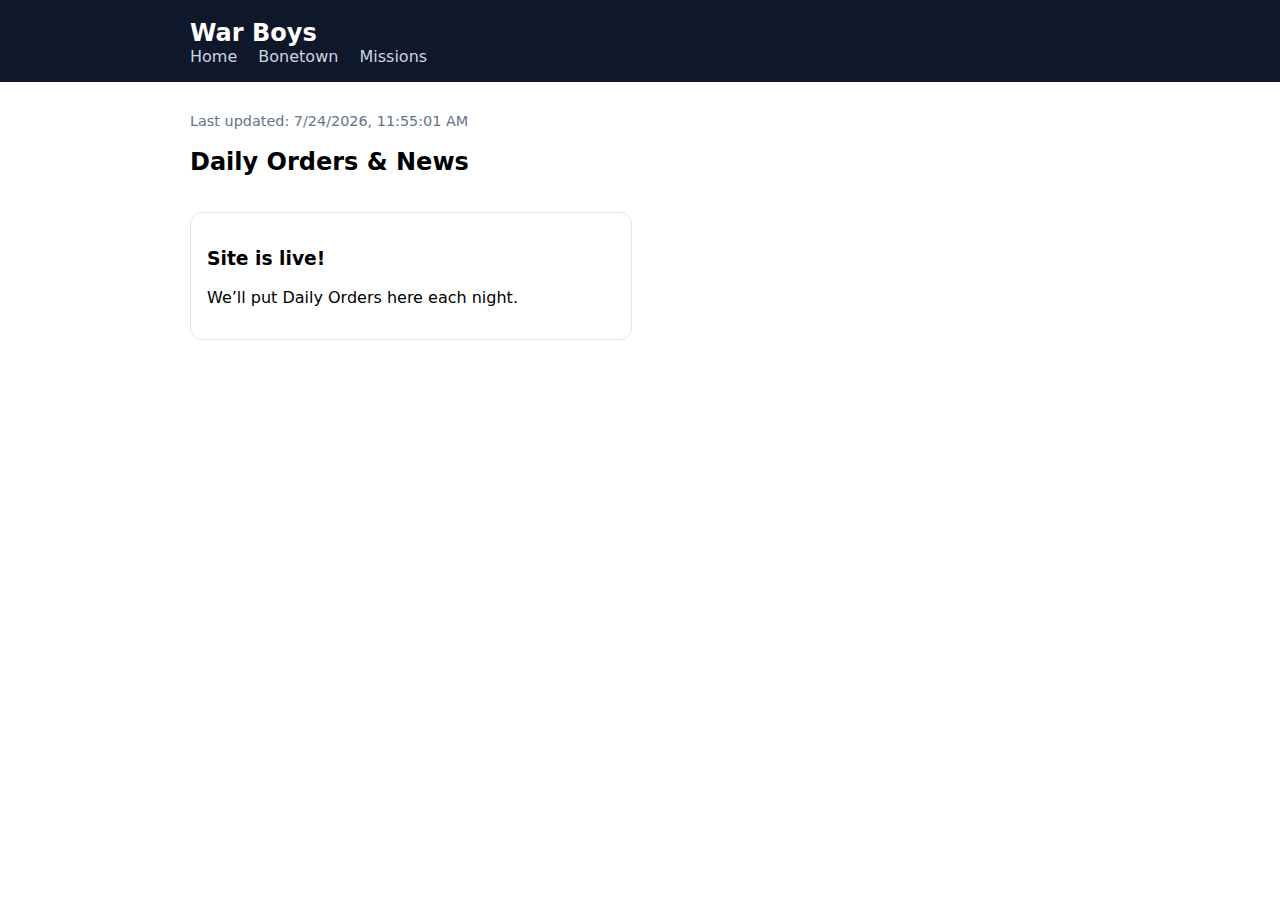
<file: docs/index.html>
<!doctype html>
<html>
<head>
  <meta charset="utf-8"/>
  <meta name="viewport" content="width=device-width,initial-scale=1"/>
  <title>War Boys — Home</title>
  <style>
    :root { --max: 900px; }
    body { font-family: system-ui, -apple-system, Segoe UI, Roboto, Arial, sans-serif; margin: 0; }
    header { background: #0f172a; color: white; }
    .wrap { max-width: var(--max); margin: 0 auto; padding: 1rem; }
    nav a { color: #cbd5e1; margin-right: 1rem; text-decoration: none; }
    nav a:hover { color: white; text-decoration: underline; }
    h1 { margin: .2rem 0 0 0; font-size: 1.5rem; }
    .muted { color: #64748b; font-size: .9rem; }
    .card { border: 1px solid #e2e8f0; border-radius: 12px; padding: 1rem; margin: 1rem 0; }
    .grid { display: grid; gap: 1rem; grid-template-columns: 1fr; }
    @media (min-width: 760px) { .grid { grid-template-columns: 1fr 1fr; } }
  </style>
</head>
<body>
  <header>
    <div class="wrap">
      <h1>War Boys</h1>
      <nav>
        <a href="./index.html">Home</a>
        <a href="./bonetown.html">Bonetown</a>
        <a href="./missions.html">Missions</a>
      </nav>
    </div>
  </header>

  <main class="wrap">
    <p class="muted">Last updated: <span id="updated">—</span></p>

    <section id="news">
      <h2>Daily Orders & News</h2>
      <div class="grid" id="newsGrid"></div>
    </section>
  </main>

  <script>
    document.getElementById('updated').textContent =
      new Date().toLocaleString();

    // This file is where you’ll paste a nightly snapshot (step 2)
    fetch('./snapshot.json')
      .then(r => r.ok ? r.json() : { news: [] })
      .then(data => {
        const root = document.getElementById('newsGrid');
        const items = (data.news || []);
        if (!items.length) {
          const p = document.createElement('p');
          p.textContent = 'No updates yet.';
          root.appendChild(p);
          return;
        }
        items.forEach(n => {
          const card = document.createElement('div');
          card.className = 'card';
          card.innerHTML = `<h3>${n.title}</h3><p>${n.body}</p>`;
          root.appendChild(card);
        });
      })
      .catch(() => {});
  </script>
</body>
</html>
</file>
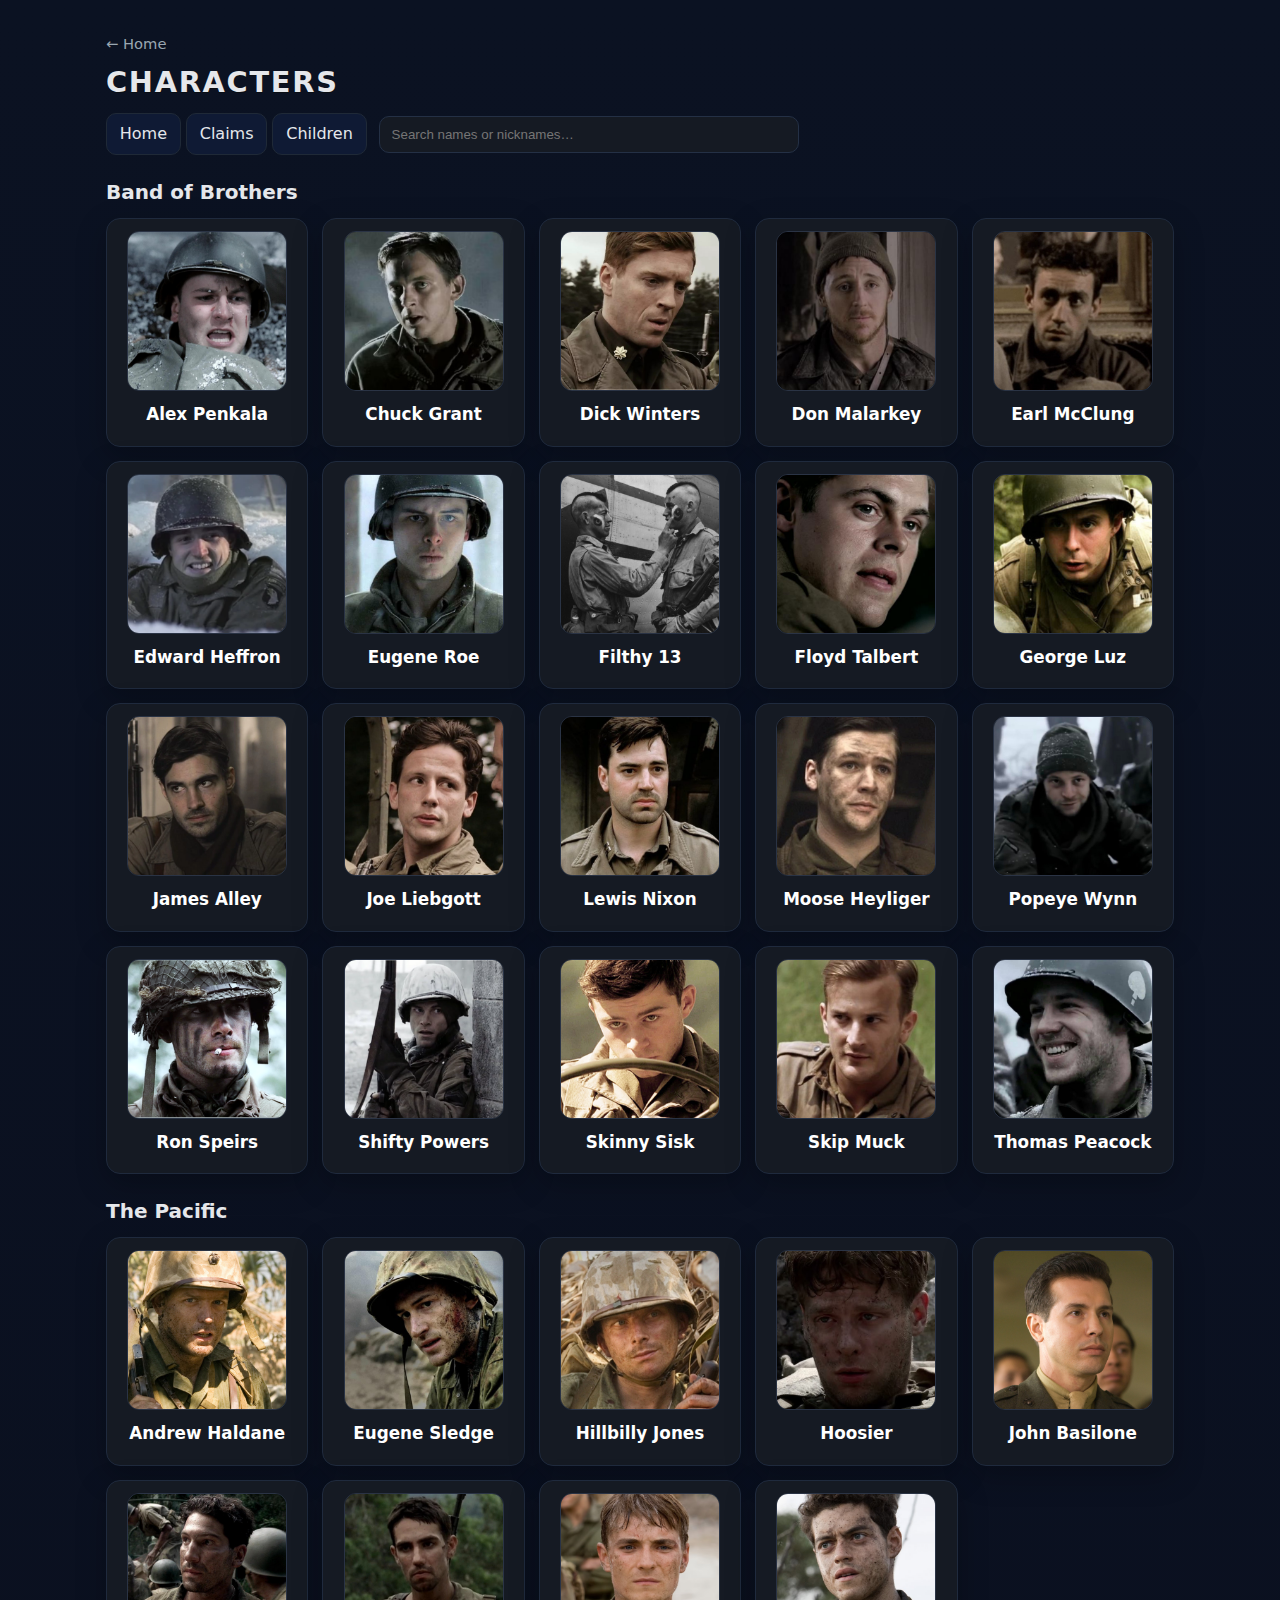
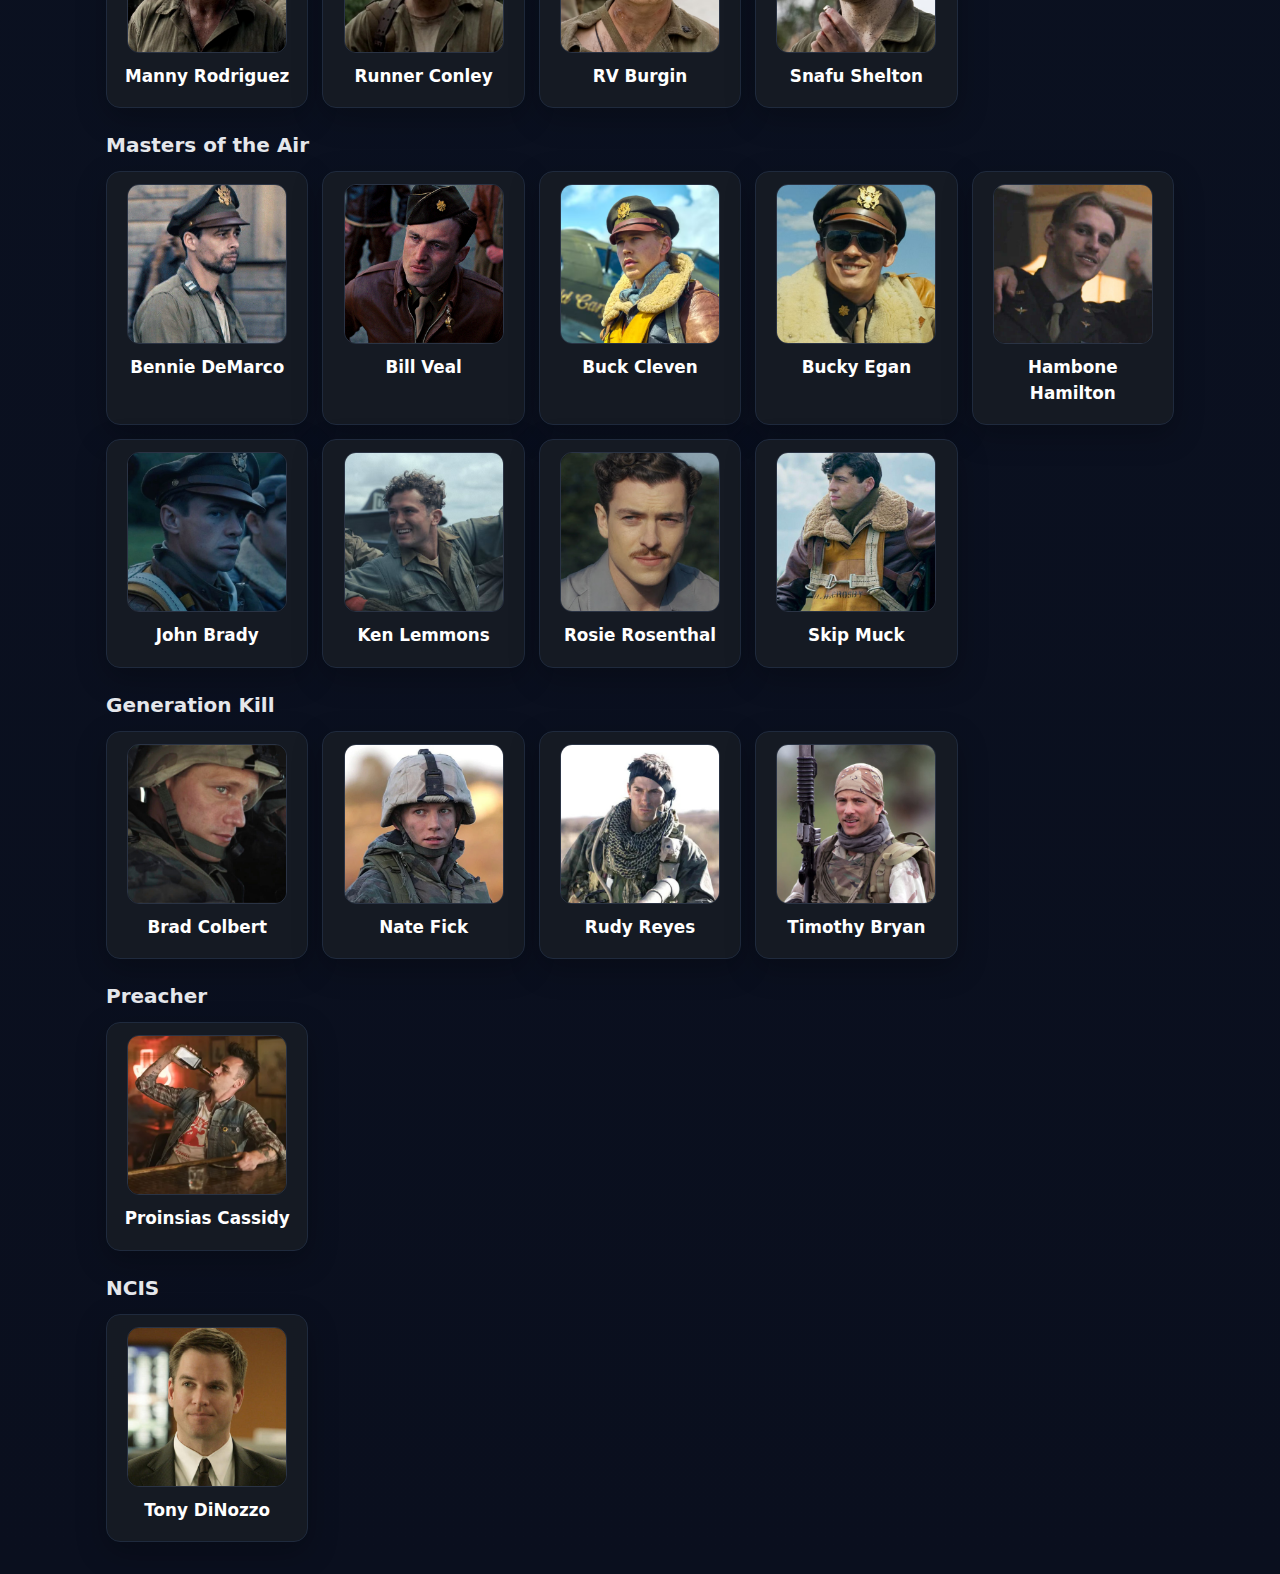
<file: docs/characters/index.html>
<!doctype html>
<html lang="en">
<head>
  <meta charset="utf-8"/>
  <meta name="viewport" content="width=device-width, initial-scale=1"/>
  <title>Characters • War Boys</title>
  <link rel="stylesheet" href="../style.css">
  <style>
    .page{max-width:1100px;margin:32px auto;padding:0 16px}
    .toolbar{display:flex;gap:12px;align-items:center;margin:8px 0 16px}
    .grid{display:grid;grid-template-columns:repeat(auto-fill,minmax(180px,1fr));gap:14px}
    .card{background:#151a23;border:1px solid #1f2a3d;border-radius:14px;padding:12px}
    .card a{color:inherit;text-decoration:none;display:block}
    .portrait{width:160px;height:160px;border-radius:12px;object-fit:cover;border:1px solid #2a3344;background:#0b0f14;display:block;margin:0 auto 10px}
    h2.section{margin:22px 0 10px}
    .muted{color:#9aa7b1}
    #search{width:100%;max-width:420px;padding:10px 12px;border-radius:10px;border:1px solid #243045;background:#151a23;color:#e7ecf3}
  </style>
</head>
<body>
  <main class="page">
    <a href="../" class="muted" style="text-decoration:none">← Home</a>
    <h1>Characters</h1>

    <div class="toolbar">
      <div class="actions">
        <a href="../" class="btn">Home</a>
        <a href="../claims/" class="btn">Claims</a>
        <a href="../children/" class="btn">Children</a>
      </div>
      <input id="search" type="search" placeholder="Search names or nicknames…">
    </div>

    <div id="list"></div>
  </main>

  <script src="./list.js" defer></script>
</body>
</html>
</file>
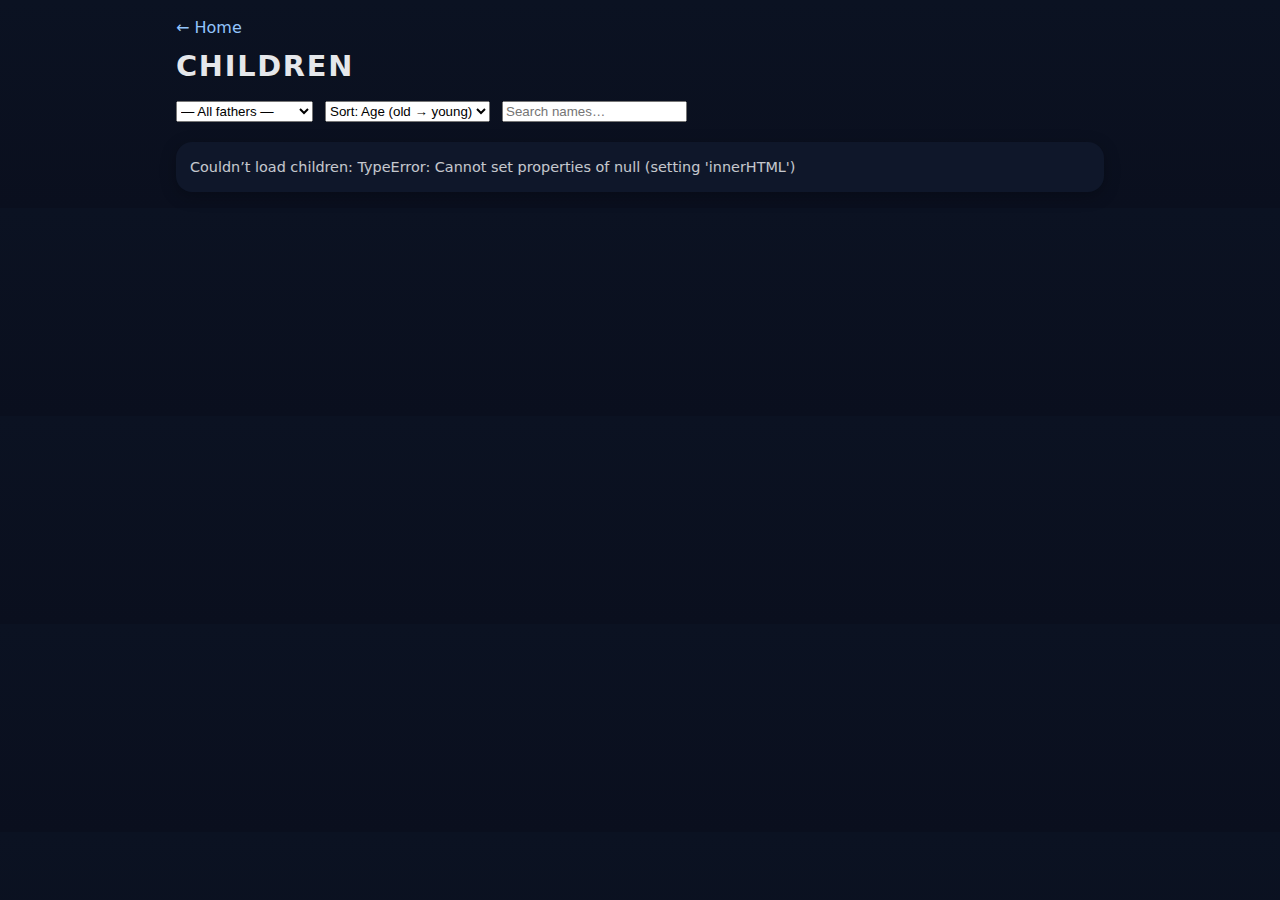
<file: docs/children/index.html>
<!doctype html>
<html lang="en">
<head>
  <meta charset="utf-8" />
  <meta name="viewport" content="width=device-width,initial-scale=1" />
  <title>Children</title>
  <link rel="stylesheet" href="../style.css?v=1" />
  <link rel="stylesheet" href="./children.css?v=1" />
</head>
<body class="wrap">
  <a class="back" href="../">← Home</a>
  <h1>CHILDREN</h1>

  <div class="toolbar">
    <select id="fatherPicker"></select>
    <select id="sortPicker">
      <option value="age_desc" selected>Sort: Age (old → young)</option>
      <option value="age_asc">Sort: Age (young → old)</option>
      <option value="name_asc">Sort: Name (A → Z)</option>
      <option value="name_desc">Sort: Name (Z → A)</option>
    </select>
    <input id="search" placeholder="Search names…" />
  </div>

  <div id="results" class="grid"></div>

  <script src="./children.js?v=2025-11-10-01"></script>
</body>
</html>
</file>
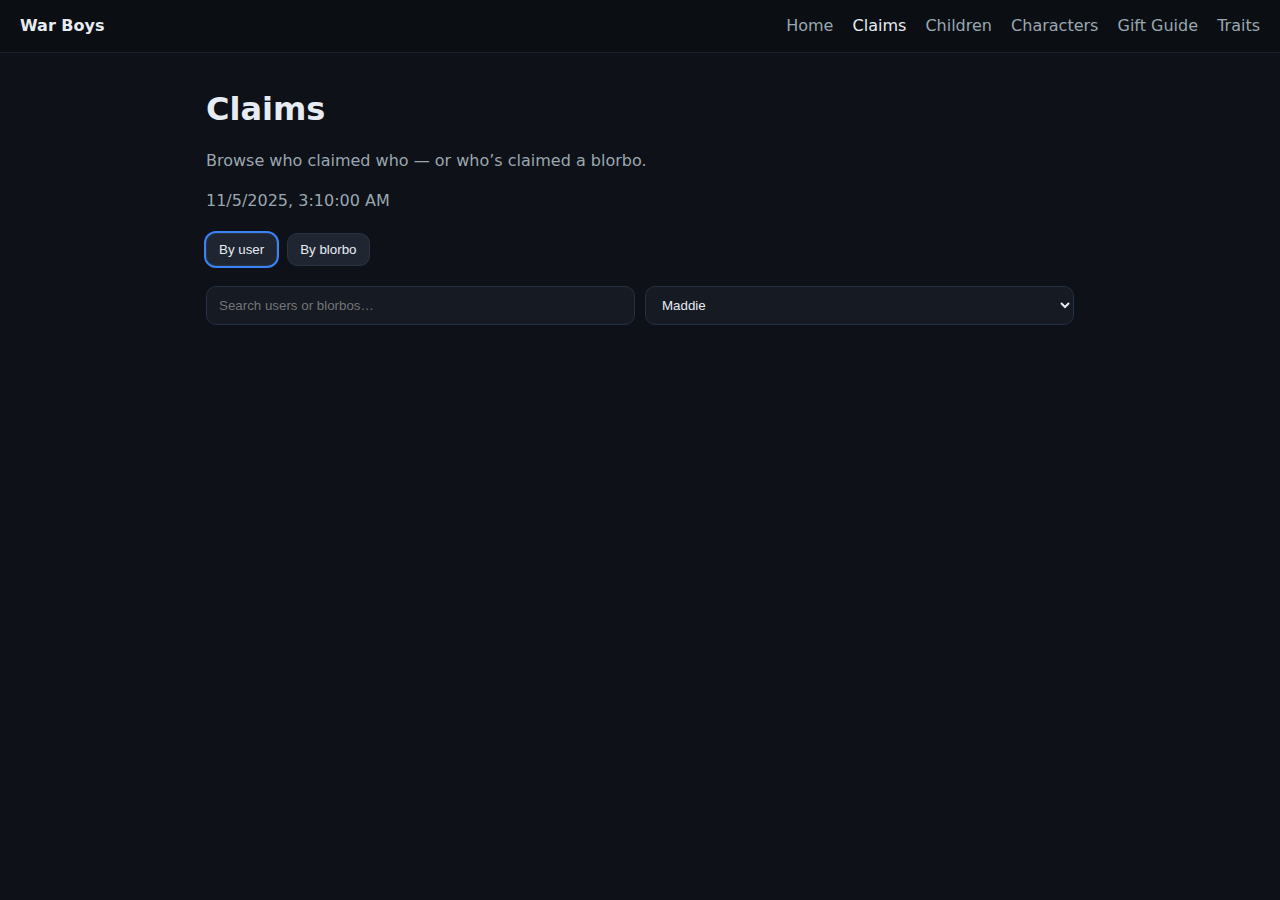
<file: docs/claims/index.html>
<!DOCTYPE html>
<html lang="en">
<head>
  <meta charset="utf-8" />
  <meta name="viewport" content="width=device-width, initial-scale=1" />
  <title>Claims • War Boys</title>
  <link rel="stylesheet" href="./claims.css">
</head>
<body>
  <nav class="topnav">
    <div class="brand">War Boys</div>
    <div class="links">
      <a href="../">Home</a>
      <a class="active" href="../claims/">Claims</a>
      <a href="../children/">Children</a>
      <a href="../characters/">Characters</a>
      <a href="../gifts/">Gift Guide</a>
      <a href="../traits/">Traits</a>
    </div>
  </nav>

  <main class="container">
    <header class="pagehead">
      <h1>Claims</h1>
      <p class="muted">Browse who claimed who — or who’s claimed a blorbo.</p>
      <div id="stamp" class="muted"></div>
    </header>

    <section class="switcher">
      <button id="tabUsers" class="tab active">By user</button>
      <button id="tabBlorbos" class="tab">By blorbo</button>
    </section>

    <section class="controls">
      <input id="search" type="search" placeholder="Search users or blorbos…" />
      <select id="picker"></select>
    </section>

    <section id="results" class="results"></section>
  </main>

  <script src="./claims.js" defer></script>
</body>
</html>
</file>
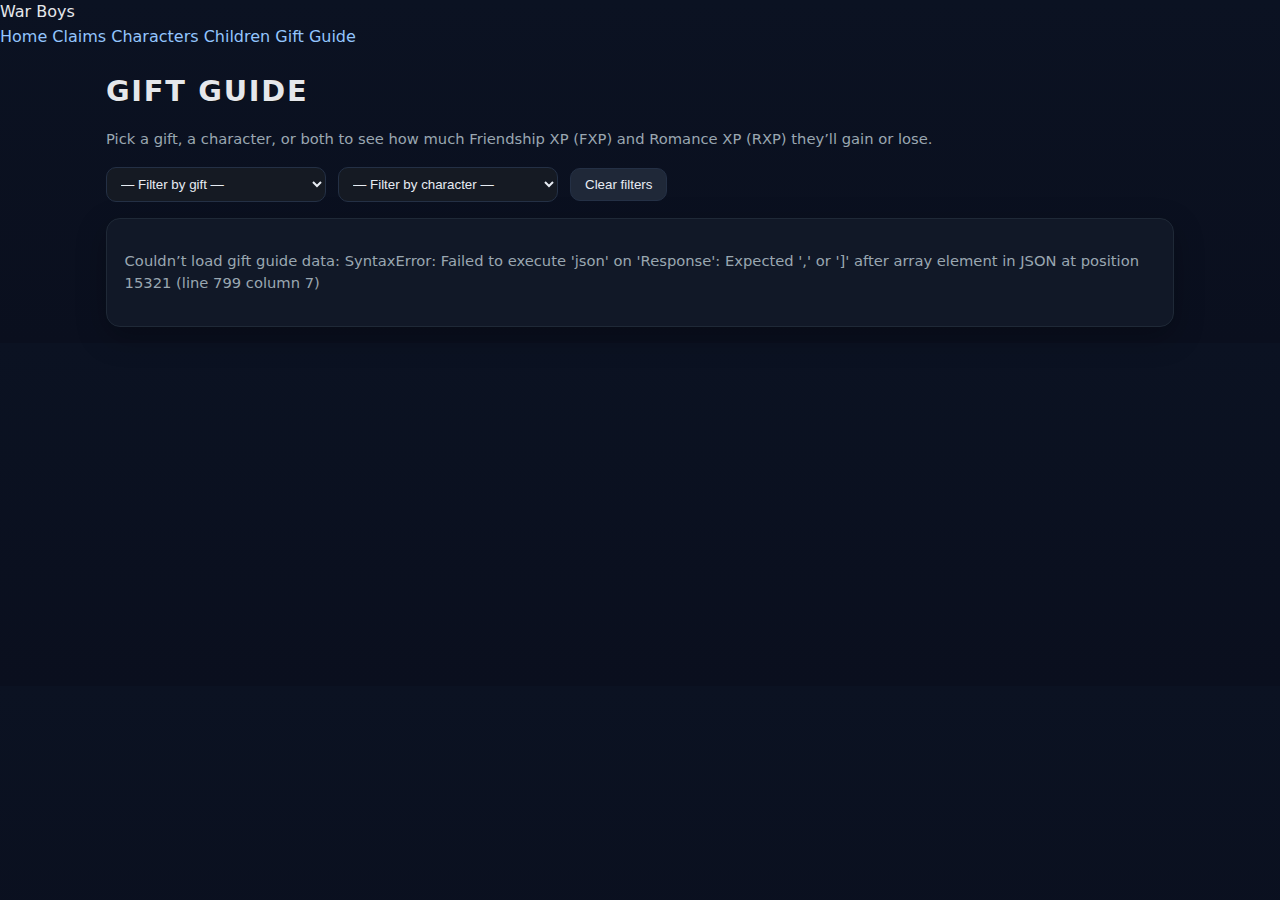
<file: docs/gifts/index.html>
<!doctype html>
<html lang="en">
<head>
  <meta charset="utf-8"/>
  <meta name="viewport" content="width=device-width,initial-scale=1"/>
  <title>Gift Guide • War Boys</title>
  <link rel="stylesheet" href="../style.css">
  <style>
    .wrap { max-width: 1100px; margin: 0 auto; padding: 16px; }
    .toolbar{
      display:flex;
      flex-wrap:wrap;
      gap:12px;
      align-items:center;
      margin:16px 0;
    }
    .toolbar select{
      min-width:220px;
      padding:8px 10px;
      border-radius:10px;
      border:1px solid #243045;
      background:#151a23;
      color:#e7ecf3;
    }
    .toolbar button{
      padding:8px 14px;
      border-radius:10px;
      border:1px solid #243045;
      background:#1f2838;
      color:#e7ecf3;
      cursor:pointer;
    }
    .toolbar button:hover{
      background:#273248;
    }
    #summaryLine{
      margin:4px 0 10px;
      color:#9aa7b1;
    }
    table.guide{
      width:100%;
      border-collapse:collapse;
      margin-top:8px;
    }
    table.guide th,
    table.guide td{
      padding:8px 10px;
      border-bottom:1px solid #222b3b;
      text-align:left;
      font-size:0.95rem;
    }
    table.guide th{
      font-weight:600;
      color:#d1d7e0;
      background:#121623;
    }
    table.guide tr:nth-child(even){
      background:#0e131e;
    }
    .badge {
      display:inline-block;
      padding:2px 6px;
      border-radius:6px;
      background:#1f2838;
      font-size:0.75rem;
      color:#c2ccd8;
      margin-left:4px;
    }
    .delta-pos{ color:#5dd39e; }
    .delta-neg{ color:#ff6b81; }
    .muted{ color:#9aa7b1; }
  </style>
</head>
<body>
  <nav class="topnav">
    <div class="brand">War Boys</div>
    <div class="links">
      <a href="../">Home</a>
      <a href="../claims/">Claims</a>
      <a href="../characters/">Characters</a>
      <a href="../children/">Children</a>
      <a class="active" href="../gifts/">Gift Guide</a>
    </div>
  </nav>

  <main class="wrap">
    <h1>Gift Guide</h1>
    <p class="muted">
      Pick a gift, a character, or both to see how much Friendship XP (FXP) and Romance XP (RXP) they’ll gain or lose.
    </p>

    <div class="toolbar">
      <select id="giftPicker">
        <option value="">— Filter by gift —</option>
      </select>

      <select id="charPicker">
        <option value="">— Filter by character —</option>
      </select>

      <button id="clearFilters" type="button">Clear filters</button>
    </div>

    <div id="summaryLine"></div>
    <div id="results"></div>
  </main>

  <!-- cache-bust the JS similar to children.js -->
  <script src="./gifts.js?v=20251129a" defer></script>
</body>
</html>
</file>
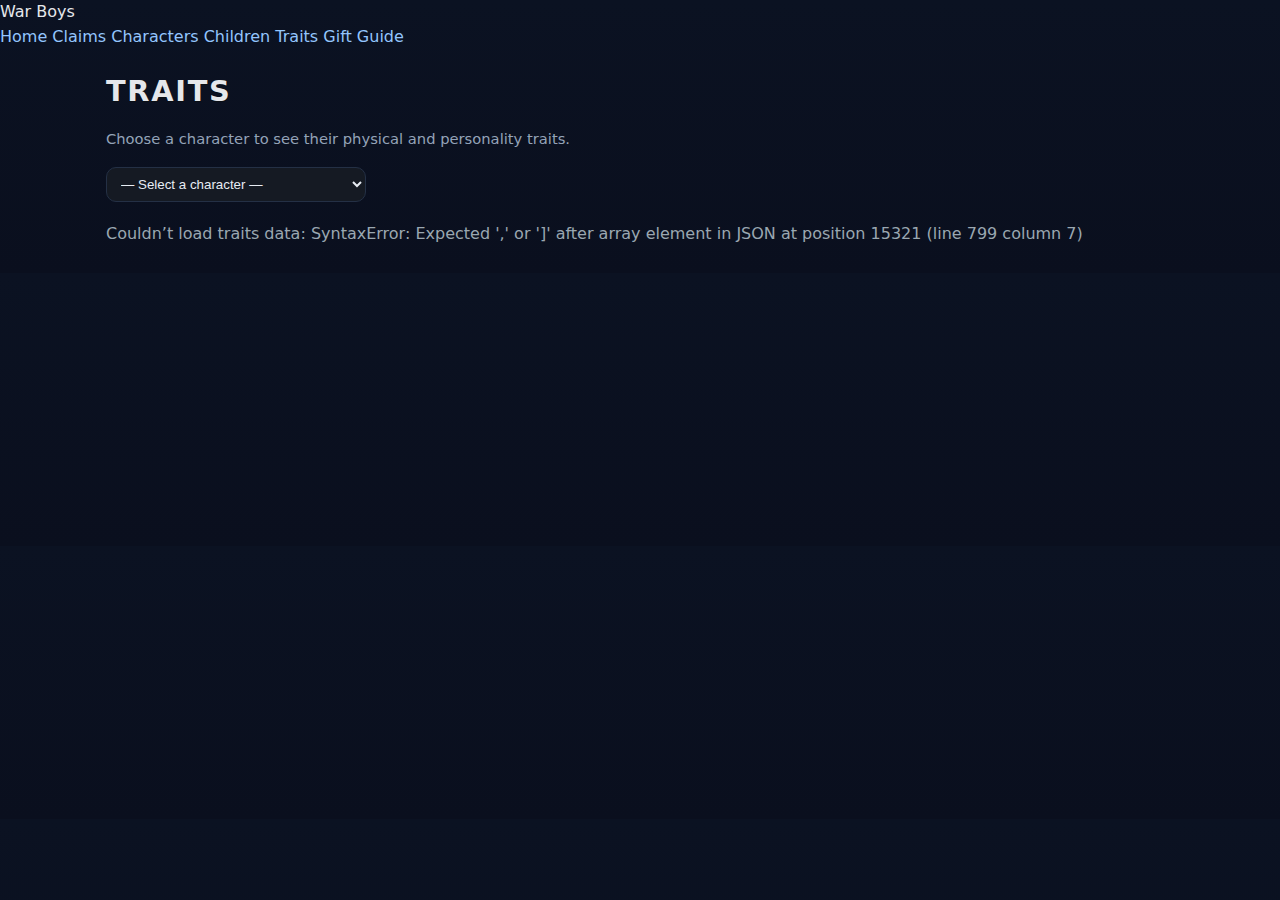
<file: docs/traits/index.html>
<!doctype html>
<html lang="en">
<head>
  <meta charset="utf-8"/>
  <meta name="viewport" content="width=device-width,initial-scale=1"/>
  <title>Traits • War Boys</title>
  <link rel="stylesheet" href="../style.css">
  <style>
    .wrap { max-width: 1100px; margin: 0 auto; padding: 16px; }

    .toolbar {
      display: flex;
      flex-wrap: wrap;
      gap: 12px;
      align-items: center;
      margin: 16px 0 20px;
    }
    .toolbar select {
      min-width: 260px;
      padding: 8px 10px;
      border-radius: 10px;
      border: 1px solid #243045;
      background: #151a23;
      color: #e7ecf3;
    }

    .trait-card {
      background: #111623;
      border-radius: 16px;
      border: 1px solid #1f2838;
      padding: 18px 20px;
      display: grid;
      grid-template-columns: minmax(0,1.4fr) minmax(0,2fr);
      gap: 20px;
    }
    @media (max-width: 720px) {
      .trait-card {
        grid-template-columns: 1fr;
      }
    }

    .trait-header {
      display: flex;
      gap: 14px;
      align-items: center;
    }
    .trait-header .portrait {
      width: 120px;
      height: 120px;
      border-radius: 12px;
      object-fit: cover;
      border: 1px solid #2a3344;
      background:#0b0f14;
    }
    .trait-header h2 {
      margin: 0 0 4px;
      font-size: 1.35rem;
    }
    .badge {
      display: inline-block;
      padding: 2px 8px;
      border-radius: 999px;
      background: #1f2838;
      font-size: 0.75rem;
      color: #c2ccd8;
      margin-top: 4px;
    }

    .trait-columns {
      display: grid;
      grid-template-columns: repeat(auto-fit,minmax(180px,1fr));
      gap: 18px;
    }
    .trait-column h3 {
      margin: 0 0 6px;
      font-size: 0.95rem;
      text-transform: uppercase;
      letter-spacing: .06em;
      color: #9aa7b1;
    }
    .trait-column ul {
      list-style: none;
      padding-left: 0;
      margin: 0;
      font-size: 0.95rem;
    }
    .trait-column li::before {
      content: "• ";
      opacity: 0.48;
    }

    #summary {
      margin-bottom: 10px;
      color: #9aa7b1;
    }
  </style>
</head>
<body>
  <nav class="topnav">
    <div class="brand">War Boys</div>
    <div class="links">
      <a href="../">Home</a>
      <a href="../claims/">Claims</a>
      <a href="../characters/">Characters</a>
      <a href="../children/">Children</a>
      <a class="active" href="../traits/">Traits</a>
      <a href="../gifts/">Gift Guide</a>
    </div>
  </nav>

  <main class="wrap">
    <h1>Traits</h1>
    <p class="muted">
      Choose a character to see their physical and personality traits.
    </p>

    <div class="toolbar">
      <select id="charPicker">
        <option value="">— Select a character —</option>
      </select>
    </div>

    <div id="summary">Pick a character from the menu above.</div>
    <div id="traitCard"></div>
  </main>

  <script src="./traits.js?v=20251129a" defer></script>
</body>
</html>
</file>
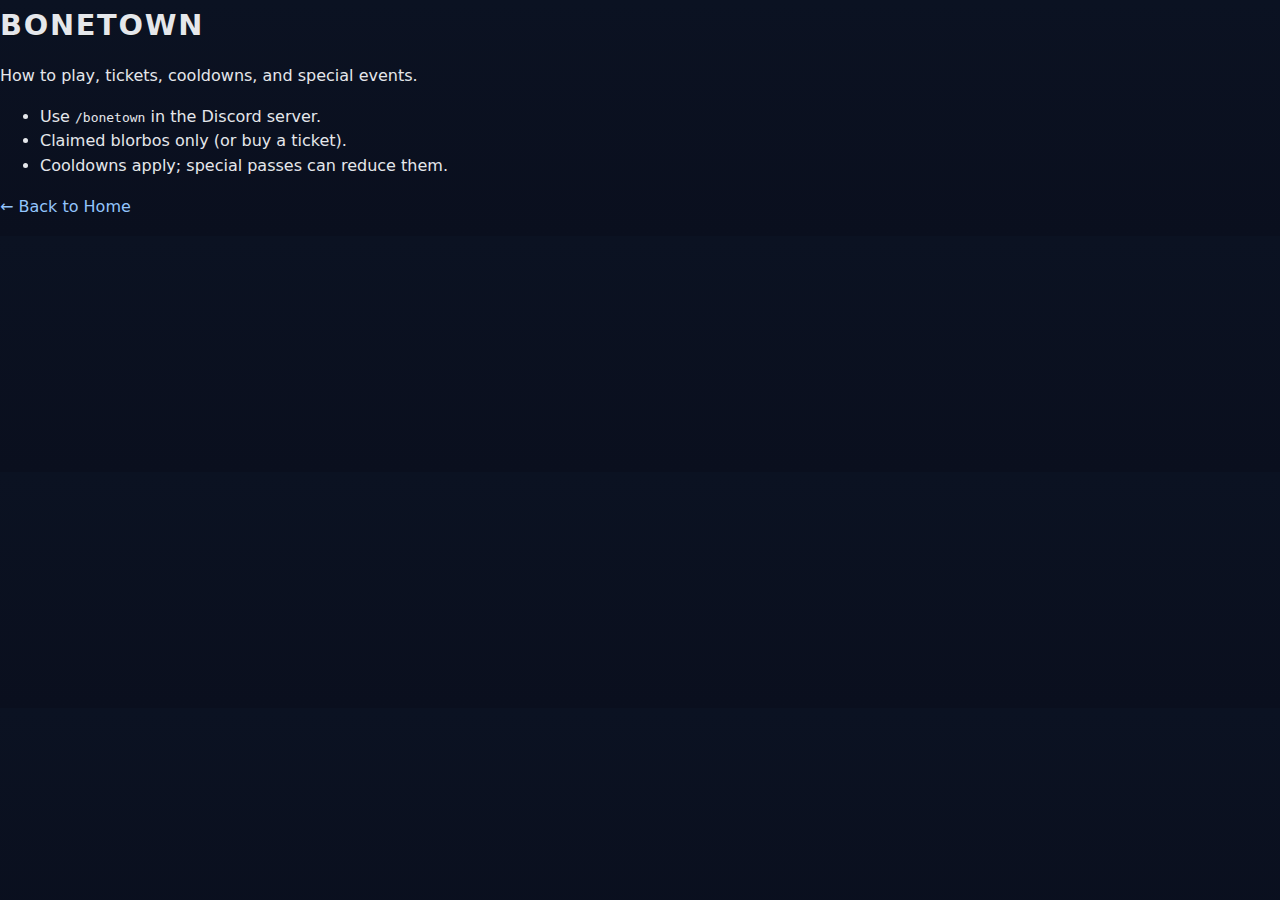
<file: docs/bonetown.html>
<!doctype html>
<meta charset="utf-8"/>
<title>War Boys — Bonetown</title>
<link rel="stylesheet" href="./style.css">
<h1>Bonetown</h1>
<p>How to play, tickets, cooldowns, and special events.</p>
<ul>
  <li>Use <code>/bonetown</code> in the Discord server.</li>
  <li>Claimed blorbos only (or buy a ticket).</li>
  <li>Cooldowns apply; special passes can reduce them.</li>
</ul>
<p><a href="./index.html">← Back to Home</a></p>
</file>
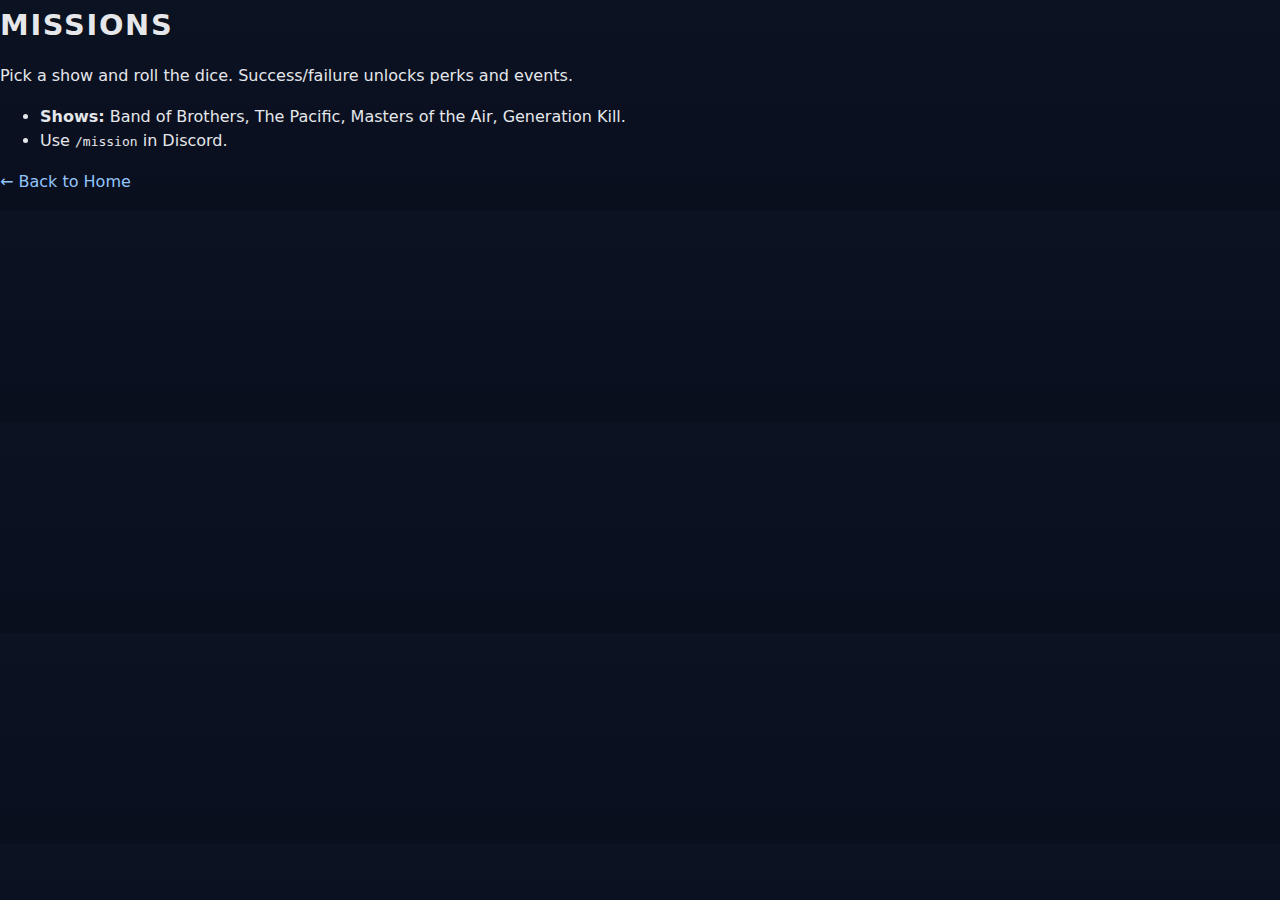
<file: docs/missions.html>
<!doctype html>
<meta charset="utf-8"/>
<title>War Boys — Missions</title>
<link rel="stylesheet" href="./style.css">
<h1>Missions</h1>
<p>Pick a show and roll the dice. Success/failure unlocks perks and events.</p>
<ul>
  <li><b>Shows:</b> Band of Brothers, The Pacific, Masters of the Air, Generation Kill.</li>
  <li>Use <code>/mission</code> in Discord.</li>
</ul>
<p><a href="./index.html">← Back to Home</a></p>
</file>
<file: docs/style.css>
/* ===== War Boys Theme (drop-in) ===== */
/* Color tokens */
:root{
  --bg: #0b1020;            /* deep navy (header) */
  --bg-page: #0f172a;       /* slate navy (dark mode base) */
  --bg-light: #0a0f1e;
  --fg: #e5e7eb;            /* text */
  --muted: #94a3b8;         /* secondary text */
  --accent: #c2a97a;        /* khaki/gold accent */
  --card: #111827;          /* card background */
  --card-border: #1f2937;   /* card border */
  --link: #93c5fd;          /* link blue */
  --ok: #22c55e;            /* success */
  --warn: #f59e0b;          /* warning */
  --bad: #ef4444;           /* danger */
  --max: 960px;
}

/* Base */
*{ box-sizing: border-box; }
html,body{ margin:0; padding:0; }
body{
  font-family: system-ui, -apple-system, Segoe UI, Roboto, Arial, sans-serif;
  background:#0b1222 linear-gradient(180deg,#0b1222 0%, #0a0f1e 100%);
  color:var(--fg);
  line-height:1.55;
}
a{ color:var(--link); text-decoration:none; }
a:hover{ text-decoration:underline; }
.wrap{ max-width:var(--max); margin:0 auto; padding:1rem; }

/* Header / Nav */
header{ background:var(--bg); border-bottom:1px solid #111827; }
h1{
  margin:.2rem 0 0;
  font-size:1.8rem;
  text-transform:uppercase;
  letter-spacing:.06em;
  font-family: "Stardos Stencil", "Black Ops One", system-ui, -apple-system, Segoe UI, Roboto, Arial, sans-serif;
  /* subtle distressed vibe with layered shadows */
  text-shadow:
    0.5px 0.5px 0 #0b0f14,
    -0.5px -0.5px 0 #0b0f14,
    0 1px 0 rgba(0,0,0,.35);
}

/* Headings */
h2{ margin:1.2rem 0 .6rem; font-size:1.25rem; }
h3{ margin:.2rem 0 .4rem; font-size:1.05rem; }

/* Utilities */
.muted{ color:var(--muted); font-size:.92rem; }
.grid{ display:grid; gap:1rem; grid-template-columns:1fr; }
@media (min-width:760px){ .grid{ grid-template-columns:1fr 1fr; } }

/* Cards */
.card{
  background:var(--card);
  border:1px solid var(--card-border);
  border-radius:14px;
  padding:1rem 1.1rem;
  box-shadow: 0 10px 30px rgba(0,0,0,.25);
}
.card h3{ color:#fff; }

/* Buttons / Badges (optional helpers) */
.btn{
  display:inline-block; border:1px solid var(--card-border);
  background:#0f1a34; color:#e5e7eb;
  padding:.5rem .8rem; border-radius:10px; text-decoration:none;
}
.btn:hover{ background:#132246; }
.badge{ display:inline-block; padding:.15rem .5rem; border-radius:999px; font-size:.82rem; }
.badge.ok{ background:rgba(34,197,94,.15); color:var(--ok); border:1px solid rgba(34,197,94,.35); }
.badge.warn{ background:rgba(245,158,11,.15); color:var(--warn); border:1px solid rgba(245,158,11,.35); }
.badge.bad{ background:rgba(239,68,68,.15); color:var(--bad); border:1px solid rgba(239,68,68,.35); }

/* Tables (for future schedules/leaderboards) */
table{ width:100%; border-collapse:separate; border-spacing:0; }
th, td{ padding:.7rem .8rem; }
thead th{
  text-align:left; background:#0f1a34; color:#dbeafe;
  border-bottom:1px solid var(--card-border);
}

.portrait {
  width: 120px; height: 120px;
  border-radius: 50%;
  object-fit: cover;
  border: 1px solid #2a3344;
  background:#0b0f14;
}

img.className = "portrait";

tbody tr{ background:#0c1428; border-bottom:1px solid var(--card-border); }
tbody tr:nth-child(2n){ background:#0e1831; }
tbody tr:hover{ background:#112041; }

/* Footer (optional) */
footer{ color:var(--muted); font-size:.9rem; padding:2rem 0; text-align:center; }
</file>
<file: docs/children/children.css>
.toolbar { display:flex; gap:12px; margin:12px 0 20px; flex-wrap:wrap; }
.grid { display:grid; grid-template-columns: repeat(auto-fit, minmax(220px,1fr)); gap:16px; }
.child-card { padding:14px; background:#0f172a; border-radius:16px; box-shadow:0 4px 16px rgba(0,0,0,.25); }
.child-card .name { font-weight:700; margin-bottom:6px; }
.meta { font-size:.9rem; opacity:.85; }
.badge { display:inline-block; padding:2px 8px; border-radius:999px; background:#1f2937; margin-right:6px; font-size:.8rem; }
</file>
<file: docs/claims/claims.css>
:root{
  --bg:#0e1117;--panel:#151a23;--ink:#e7ecf3;--muted:#9aa7b1;--accent:#3b82f6;--chip:#1f2632;
}
*{box-sizing:border-box} body{margin:0;background:var(--bg);color:var(--ink);font:16px/1.5 system-ui,Segoe UI,Roboto,Helvetica,Arial}
.topnav{display:flex;gap:16px;align-items:center;justify-content:space-between;padding:14px 20px;background:#0b0f14;border-bottom:1px solid #1b2330;position:sticky;top:0}
.topnav .brand{font-weight:700}
.topnav .links a{color:var(--muted);text-decoration:none;margin-left:14px}
.topnav .links a.active,.topnav .links a:hover{color:var(--ink)}
.container{max-width:900px;margin:32px auto;padding:0 16px}
.pagehead h1{margin:0 0 6px}
.muted{color:var(--muted)}
.switcher{display:flex;gap:10px;margin:20px 0}
.tab{background:var(--chip);color:var(--ink);border:1px solid #2a3344;padding:8px 12px;border-radius:10px;cursor:pointer}
.tab.active{outline:2px solid var(--accent)}
.controls{display:flex;gap:10px;flex-wrap:wrap;margin:18px 0}
#search,#picker{flex:1;min-width:260px;background:var(--panel);color:var(--ink);border:1px solid #243045;border-radius:10px;padding:10px 12px}
.results{display:grid;gap:12px}
.card{background:var(--panel);border:1px solid #1f2a3d;border-radius:14px;padding:14px}
.kv{display:flex;gap:10px;flex-wrap:wrap;margin-top:8px}
.chip{background:var(--chip);border:1px solid #2a3344;border-radius:999px;padding:6px 10px}
.small{font-size:13px;color:var(--muted)}
.portrait {
  width: 120px; height: 120px;
  border-radius: 50%;
  object-fit: cover;
  border: 1px solid #2a3344;
  background:#0b0f14;
}
img.className = "portrait";

#claimers .chip + .chip::before {
  content: " • ";
  margin: 0 .35em;
  color: var(--muted); /* or whatever looks good on your theme */
}

.portrait{
  width:120px;
  height:120px;
  border-radius:50%;
  object-fit:cover;
  border:1px solid #2a3344;
  background:#0b0f14;
}
</file>
